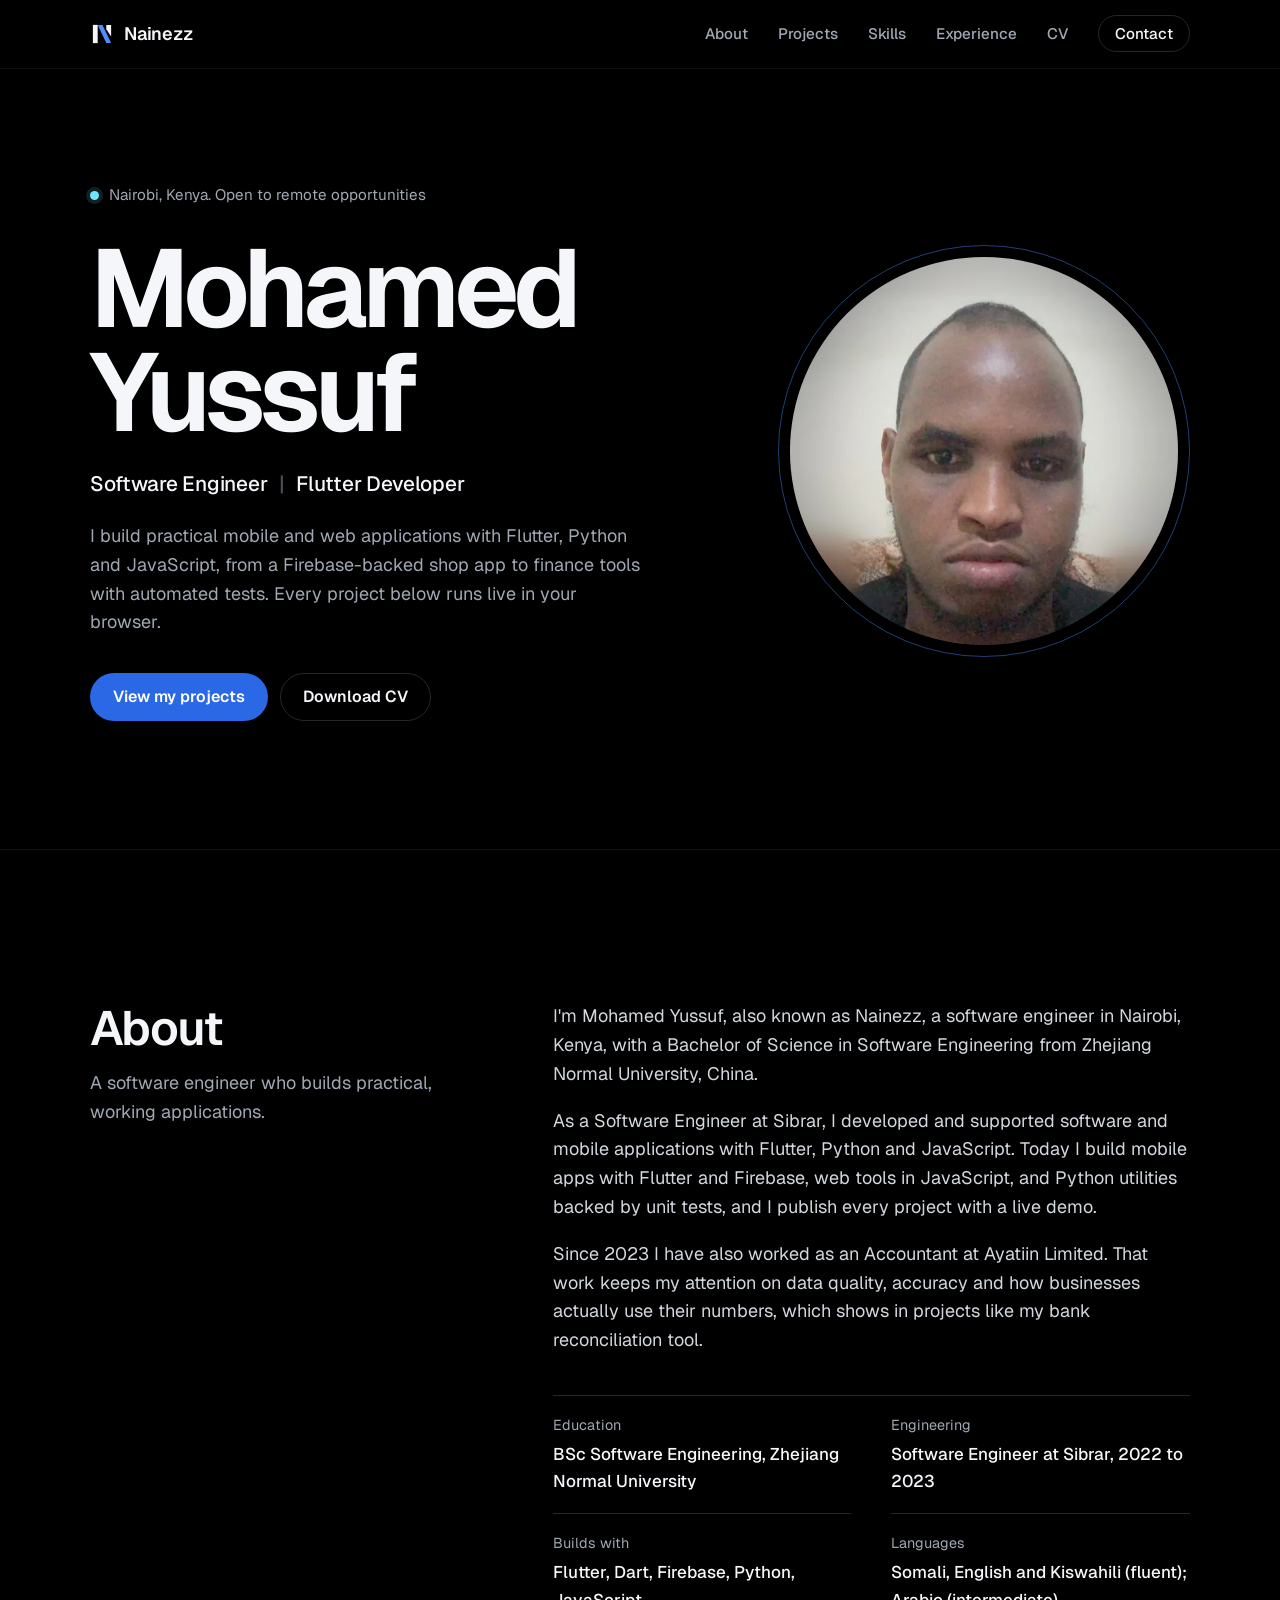
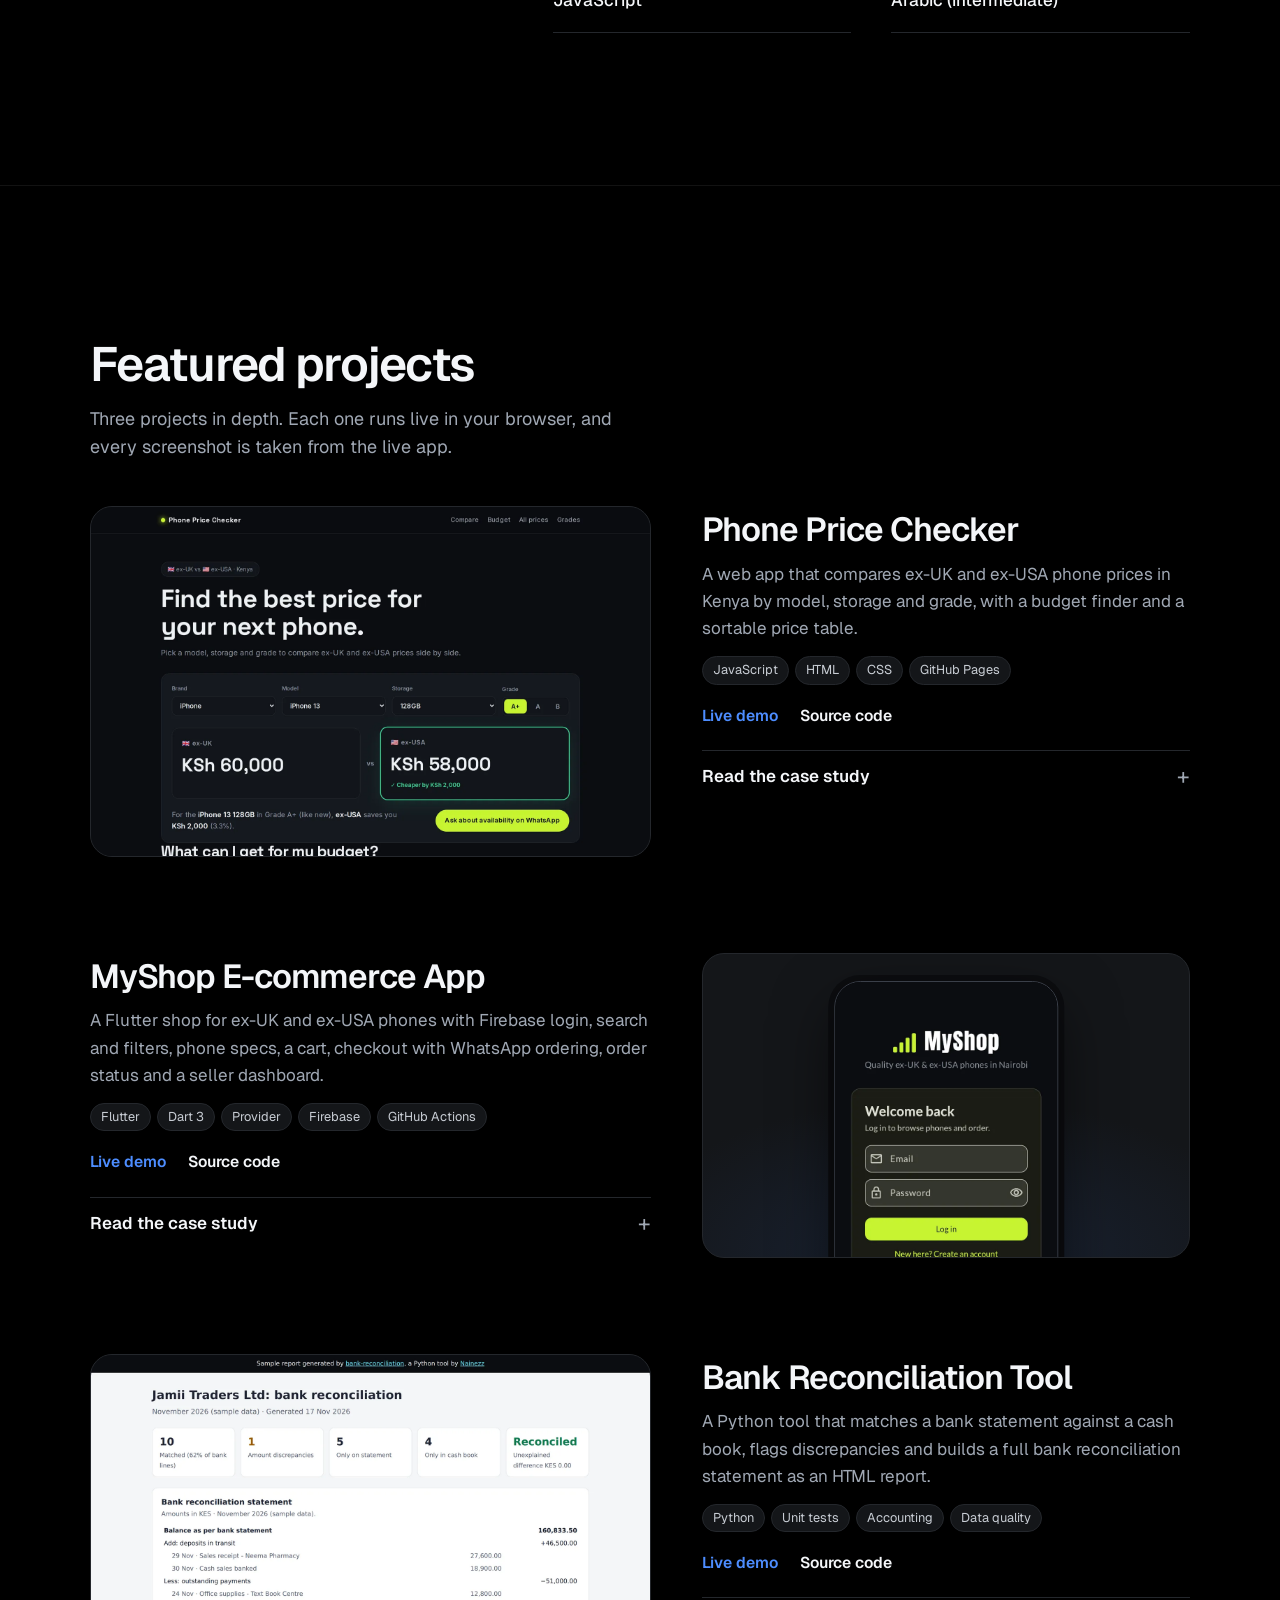
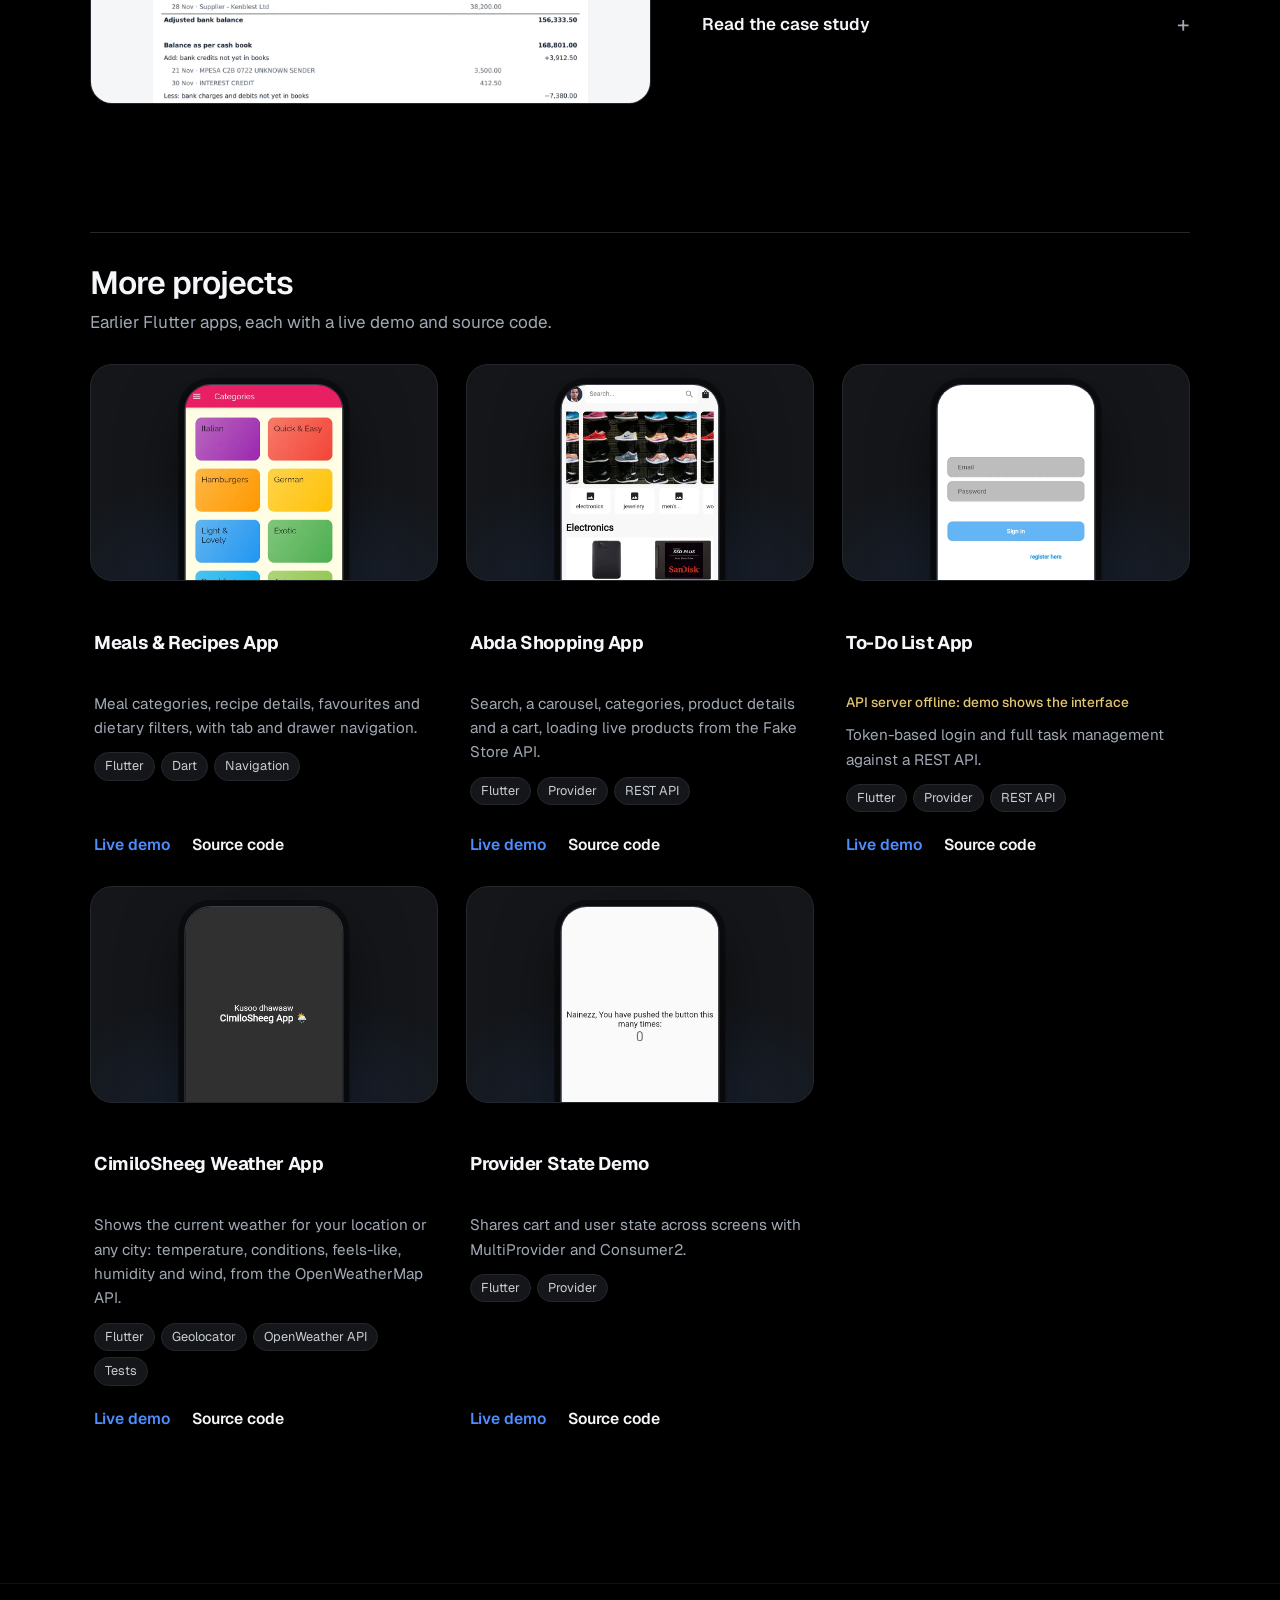
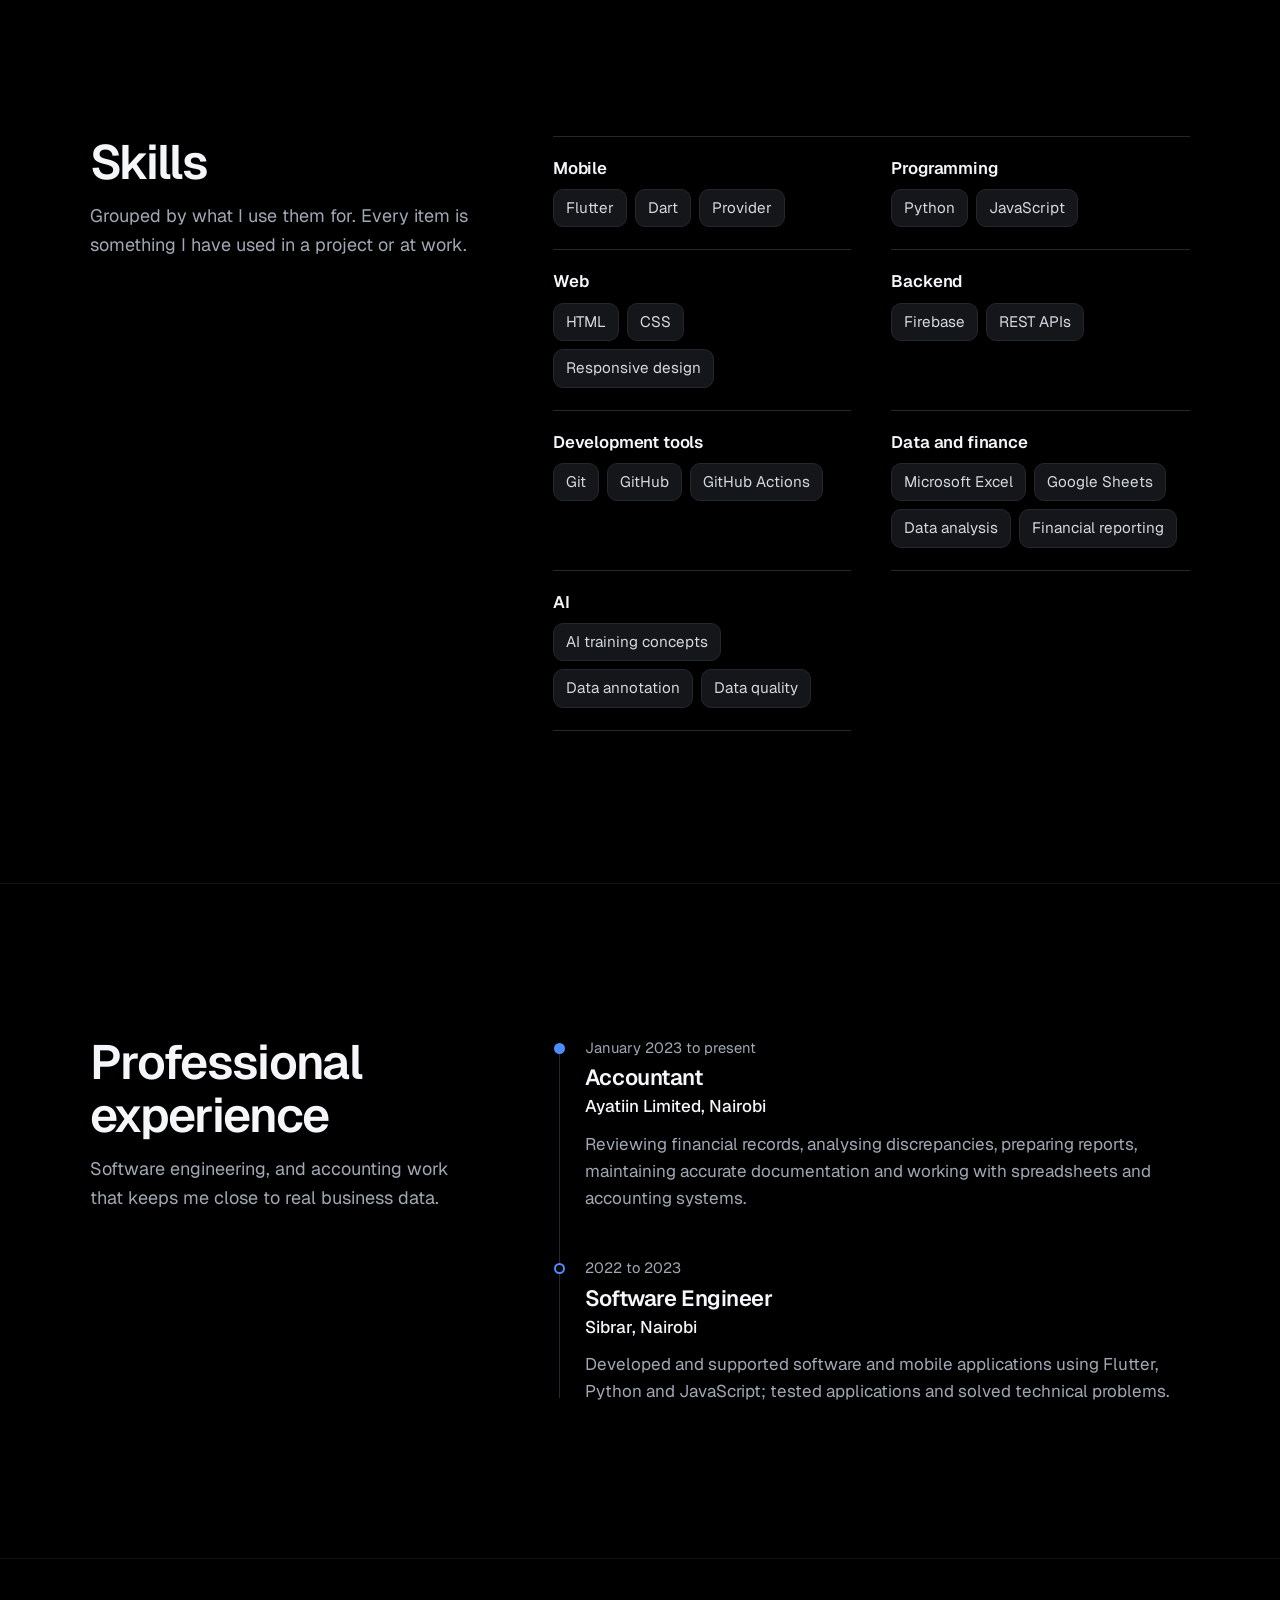
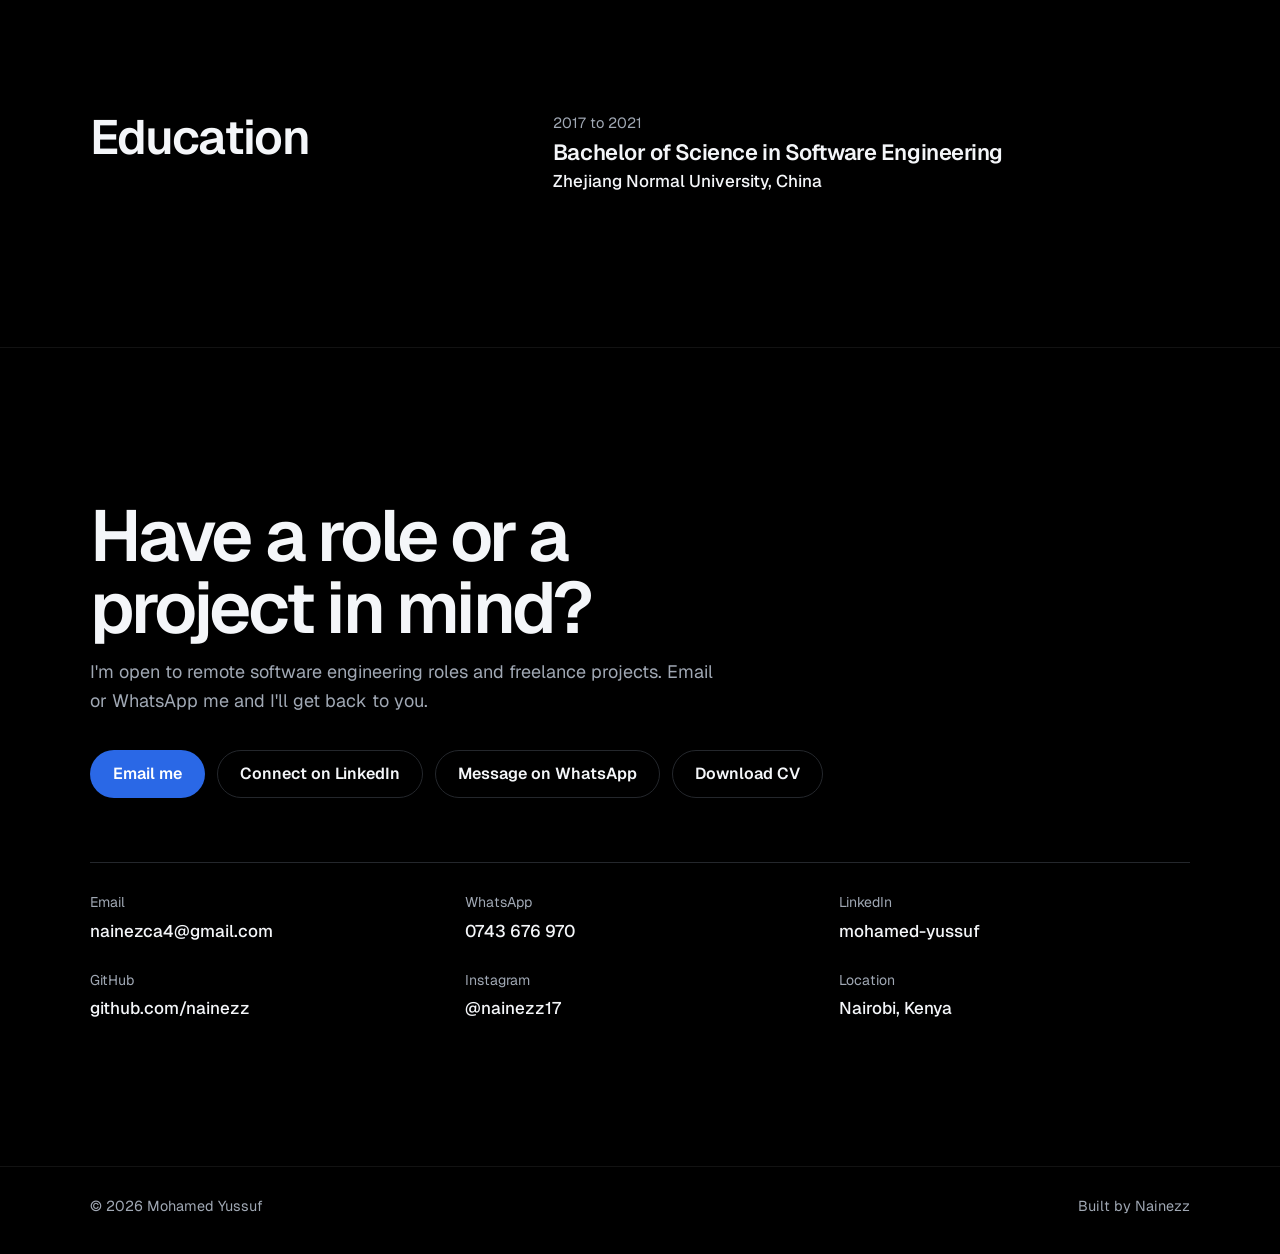
<file: index.html>
<!DOCTYPE html>
<html lang="en">
<head>
  <meta charset="UTF-8">
  <meta name="viewport" content="width=device-width, initial-scale=1">
  <title>Mohamed Yussuf: Software Engineer and Flutter Developer in Nairobi</title>
  <meta name="description" content="Mohamed Yussuf (Nainezz) is a software engineer and Flutter developer in Nairobi, Kenya, open to remote roles. Live projects in Flutter, Firebase, Python and JavaScript.">
  <link rel="canonical" href="https://nainezz.github.io/portfolio/">
  <meta name="theme-color" content="#000000">

  <!-- Link previews (WhatsApp, LinkedIn, X) -->
  <meta property="og:type" content="profile">
  <meta property="og:title" content="Mohamed Yussuf: Software Engineer and Flutter Developer">
  <meta property="og:description" content="Live Flutter, Python and JavaScript projects from a Nairobi-based software engineer, open to remote roles.">
  <meta property="og:url" content="https://nainezz.github.io/portfolio/">
  <meta property="og:image" content="https://nainezz.github.io/portfolio/assets/nainezz-portrait.jpg">
  <meta property="og:image:width" content="640">
  <meta property="og:image:height" content="800">
  <meta name="twitter:card" content="summary">

  <link rel="icon" href="data:image/svg+xml,%3Csvg xmlns='http://www.w3.org/2000/svg' viewBox='0 0 64 64'%3E%3Crect width='64' height='64' rx='14' fill='%23000'/%3E%3Cg transform='translate(12 12) scale(.4)'%3E%3Cpolygon points='12,88 12,12 32,12 32,88' fill='%23f4f6f9'/%3E%3Cpolygon points='32,12 52,12 88,88 68,88' fill='%234d8dff'/%3E%3Cpolygon points='68,12 88,12 88,60 68,30' fill='%23f4f6f9'/%3E%3C/g%3E%3C/svg%3E">
  <link rel="preconnect" href="https://fonts.googleapis.com">
  <link rel="preconnect" href="https://fonts.gstatic.com" crossorigin>
  <link href="https://fonts.googleapis.com/css2?family=Geist:wght@400;500;600;700&display=swap" rel="stylesheet">
  <link rel="preload" as="image" href="assets/portrait-round-640.webp" type="image/webp">
  <link rel="stylesheet" href="css/style.css">

  <script type="application/ld+json">
  {
    "@context": "https://schema.org",
    "@type": "Person",
    "name": "Mohamed Yussuf",
    "alternateName": "Nainezz",
    "jobTitle": "Software Engineer",
    "url": "https://nainezz.github.io/portfolio/",
    "image": "https://nainezz.github.io/portfolio/assets/nainezz-portrait.jpg",
    "email": "mailto:nainezca4@gmail.com",
    "address": { "@type": "PostalAddress", "addressLocality": "Nairobi", "addressCountry": "KE" },
    "alumniOf": { "@type": "CollegeOrUniversity", "name": "Zhejiang Normal University" },
    "worksFor": { "@type": "Organization", "name": "Ayatiin Limited" },
    "knowsAbout": ["Flutter", "Dart", "Python", "JavaScript", "Firebase", "Accounting", "Financial reporting", "Data quality"],
    "sameAs": ["https://www.linkedin.com/in/mohamed-yussuf-7726791a9/", "https://github.com/nainezz", "https://instagram.com/nainezz17"]
  }
  </script>
</head>
<body>
<a class="skip-link" href="#main">Skip to content</a>

<header class="site-header">
  <nav class="nav wrap" aria-label="Main">
    <a href="#top" class="brand" aria-label="Nainezz, back to top">
      <svg class="brand-mark" viewBox="0 0 100 100" aria-hidden="true"><polygon points="12,88 12,12 32,12 32,88"/><polygon class="brand-accent" points="32,12 52,12 88,88 68,88"/><polygon points="68,12 88,12 88,60 68,30"/></svg>
      <span>Nainezz</span>
    </a>
    <button class="menu-toggle" type="button" aria-expanded="false" aria-controls="nav-links">
      <span class="sr-only">Menu</span>
      <span class="menu-icon" aria-hidden="true"></span>
    </button>
    <ul class="nav-links" id="nav-links">
      <li><a href="#about">About</a></li>
      <li><a href="#projects">Projects</a></li>
      <li><a href="#skills">Skills</a></li>
      <li><a href="#experience">Experience</a></li>
      <li><a href="assets/Mohamed-Yussuf-CV.pdf" download>CV</a></li>
      <li><a href="#contact" class="nav-cta">Contact</a></li>
    </ul>
  </nav>
</header>

<main id="main">

  <!-- Hero -->
  <section class="hero wrap" id="top">
    <div class="hero-text">
      <p class="status"><span class="status-dot" aria-hidden="true"></span>Nairobi, Kenya. Open to remote opportunities</p>
      <h1 class="hero-name">Mohamed Yussuf</h1>
      <p class="hero-roles"><span>Software Engineer</span><span class="sep" aria-hidden="true">|</span><span>Flutter Developer</span></p>
      <p class="hero-intro">I build practical mobile and web applications with Flutter, Python and JavaScript, from a Firebase-backed shop app to finance tools with automated tests. Every project below runs live in your browser.</p>
      <div class="hero-actions">
        <a class="btn btn-primary" href="#projects">View my projects</a>
        <a class="btn btn-ghost" href="assets/Mohamed-Yussuf-CV.pdf" download>Download CV</a>
      </div>
    </div>
    <figure class="hero-photo">
      <picture>
        <source type="image/webp" srcset="assets/portrait-round-400.webp 400w, assets/portrait-round-640.webp 640w" sizes="(max-width: 860px) 70vw, 400px">
        <img src="assets/portrait-round.jpg" width="640" height="640" alt="Portrait of Mohamed Yussuf" fetchpriority="high">
      </picture>
    </figure>
  </section>

  <!-- About -->
  <section class="section" id="about" aria-labelledby="about-title">
    <div class="wrap split">
      <div class="split-head">
        <h2 id="about-title">About</h2>
        <p class="lead">A software engineer who builds practical, working applications.</p>
      </div>
      <div class="split-body prose">
        <p>I'm Mohamed Yussuf, also known as Nainezz, a software engineer in Nairobi, Kenya, with a Bachelor of Science in Software Engineering from Zhejiang Normal University, China.</p>
        <p>As a Software Engineer at Sibrar, I developed and supported software and mobile applications with Flutter, Python and JavaScript. Today I build mobile apps with Flutter and Firebase, web tools in JavaScript, and Python utilities backed by unit tests, and I publish every project with a live demo.</p>
        <p>Since 2023 I have also worked as an Accountant at Ayatiin Limited. That work keeps my attention on data quality, accuracy and how businesses actually use their numbers, which shows in projects like my bank reconciliation tool.</p>
        <dl class="facts">
          <div><dt>Education</dt><dd>BSc Software Engineering, Zhejiang Normal University</dd></div>
          <div><dt>Engineering</dt><dd>Software Engineer at Sibrar, 2022 to 2023</dd></div>
          <div><dt>Builds with</dt><dd>Flutter, Dart, Firebase, Python, JavaScript</dd></div>
          <div><dt>Languages</dt><dd>Somali, English and Kiswahili (fluent); Arabic (intermediate)</dd></div>
        </dl>
      </div>
    </div>
  </section>

  <!-- Projects -->
  <section class="section section-projects" id="projects" aria-labelledby="projects-title">
    <div class="wrap">
      <div class="section-head">
        <div>
          <h2 id="projects-title">Featured projects</h2>
          <p class="lead">Three projects in depth. Each one runs live in your browser, and every screenshot is taken from the live app.</p>
        </div>
      </div>
      <div class="featured-list" id="featured-list"></div>

      <div class="more-head">
        <h3 id="more-title">More projects</h3>
        <p>Earlier Flutter apps, each with a live demo and source code.</p>
      </div>
      <div class="more-grid" id="more-grid" aria-labelledby="more-title"></div>
      <noscript><p>See all projects on <a href="https://github.com/nainezz">GitHub</a>.</p></noscript>
    </div>
  </section>

  <!-- Skills -->
  <section class="section" id="skills" aria-labelledby="skills-title">
    <div class="wrap split">
      <div class="split-head">
        <h2 id="skills-title">Skills</h2>
        <p class="lead">Grouped by what I use them for. Every item is something I have used in a project or at work.</p>
      </div>
      <div class="split-body skills">
        <div class="skill-group"><h3>Mobile</h3><ul><li>Flutter</li><li>Dart</li><li>Provider</li></ul></div>
        <div class="skill-group"><h3>Programming</h3><ul><li>Python</li><li>JavaScript</li></ul></div>
        <div class="skill-group"><h3>Web</h3><ul><li>HTML</li><li>CSS</li><li>Responsive design</li></ul></div>
        <div class="skill-group"><h3>Backend</h3><ul><li>Firebase</li><li>REST APIs</li></ul></div>
        <div class="skill-group"><h3>Development tools</h3><ul><li>Git</li><li>GitHub</li><li>GitHub Actions</li></ul></div>
        <div class="skill-group"><h3>Data and finance</h3><ul><li>Microsoft Excel</li><li>Google Sheets</li><li>Data analysis</li><li>Financial reporting</li></ul></div>
        <div class="skill-group"><h3>AI</h3><ul><li>AI training concepts</li><li>Data annotation</li><li>Data quality</li></ul></div>
      </div>
    </div>
  </section>

  <!-- Experience -->
  <section class="section" id="experience" aria-labelledby="experience-title">
    <div class="wrap split">
      <div class="split-head">
        <h2 id="experience-title">Professional experience</h2>
        <p class="lead">Software engineering, and accounting work that keeps me close to real business data.</p>
      </div>
      <ol class="timeline split-body">
        <li class="timeline-item">
          <p class="timeline-date"><time datetime="2023-01">January 2023</time> to present</p>
          <h3>Accountant</h3>
          <p class="timeline-org">Ayatiin Limited, Nairobi</p>
          <p>Reviewing financial records, analysing discrepancies, preparing reports, maintaining accurate documentation and working with spreadsheets and accounting systems.</p>
        </li>
        <li class="timeline-item">
          <p class="timeline-date"><time datetime="2022">2022</time> to <time datetime="2023">2023</time></p>
          <h3>Software Engineer</h3>
          <p class="timeline-org">Sibrar, Nairobi</p>
          <p>Developed and supported software and mobile applications using Flutter, Python and JavaScript; tested applications and solved technical problems.</p>
        </li>
      </ol>
    </div>
  </section>

  <!-- Education -->
  <section class="section" id="education" aria-labelledby="education-title">
    <div class="wrap split">
      <div class="split-head">
        <h2 id="education-title">Education</h2>
      </div>
      <div class="split-body education">
        <p class="timeline-date"><time datetime="2017">2017</time> to <time datetime="2021">2021</time></p>
        <h3>Bachelor of Science in Software Engineering</h3>
        <p class="timeline-org">Zhejiang Normal University, China</p>
      </div>
    </div>
  </section>

  <!-- Contact -->
  <section class="section section-contact" id="contact" aria-labelledby="contact-title">
    <div class="wrap">
      <h2 id="contact-title" class="contact-title">Have a role or a project in mind?</h2>
      <p class="lead contact-lead">I'm open to remote software engineering roles and freelance projects. Email or WhatsApp me and I'll get back to you.</p>
      <div class="contact-actions">
        <a class="btn btn-primary" href="mailto:nainezca4@gmail.com?subject=Hello%20Mohamed">Email me</a>
        <a class="btn btn-ghost" href="https://www.linkedin.com/in/mohamed-yussuf-7726791a9/" target="_blank" rel="noopener">Connect on LinkedIn</a>
        <a class="btn btn-ghost" id="whatsapp-btn" href="https://wa.me/254743676970" target="_blank" rel="noopener">Message on WhatsApp</a>
        <a class="btn btn-ghost" href="assets/Mohamed-Yussuf-CV.pdf" download>Download CV</a>
      </div>
      <ul class="contact-list">
        <li><span class="contact-label">Email</span><a href="mailto:nainezca4@gmail.com">nainezca4@gmail.com</a></li>
        <li><span class="contact-label">WhatsApp</span><a href="https://wa.me/254743676970" target="_blank" rel="noopener">0743 676 970</a></li>
        <li><span class="contact-label">LinkedIn</span><a href="https://www.linkedin.com/in/mohamed-yussuf-7726791a9/" target="_blank" rel="noopener">mohamed-yussuf</a></li>
        <li><span class="contact-label">GitHub</span><a href="https://github.com/nainezz" target="_blank" rel="noopener">github.com/nainezz</a></li>
        <li><span class="contact-label">Instagram</span><a href="https://instagram.com/nainezz17" target="_blank" rel="noopener">@nainezz17</a></li>
        <li><span class="contact-label">Location</span><span>Nairobi, Kenya</span></li>
      </ul>
    </div>
  </section>
</main>

<footer class="site-footer">
  <div class="wrap footer-inner">
    <p>© <span id="year">2026</span> Mohamed Yussuf</p>
    <p>Built by Nainezz</p>
  </div>
</footer>

<script src="js/projects.js"></script>
<script src="js/main.js"></script>
</body>
</html>
</file>
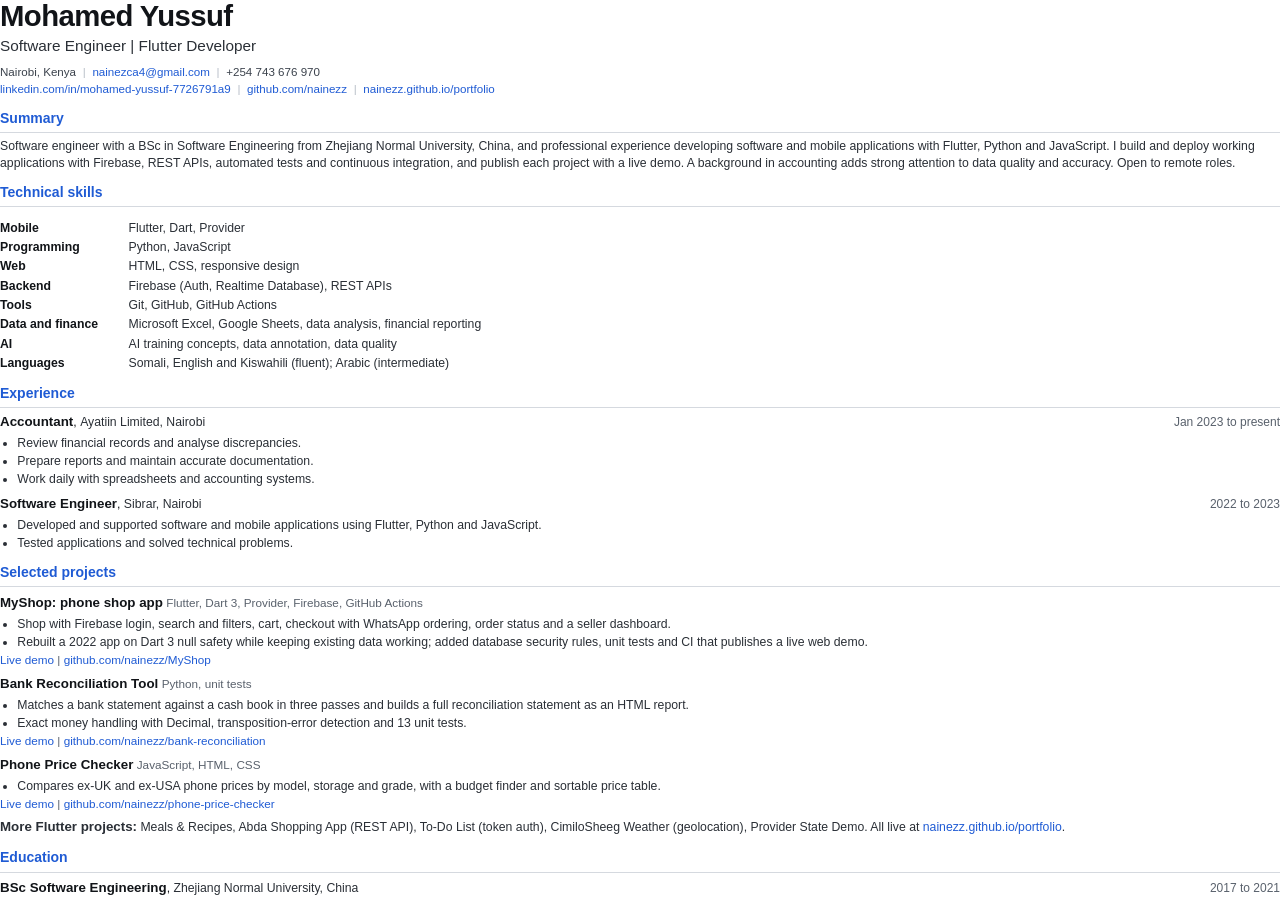
<file: tools/cv.html>
<!DOCTYPE html>
<html lang="en">
<head>
<meta charset="UTF-8">
<title>Mohamed Yussuf, Software Engineer: CV</title>
<style>
  @page { size: A4; margin: 11mm 15mm 9mm; }
  * { box-sizing: border-box; }
  body { margin: 0; font-family: "Inter", sans-serif; color: #111418; font-size: 9.2pt; line-height: 1.36; }
  a { color: #1f5bd4; text-decoration: none; }
  h1 { margin: 0; font-size: 22pt; letter-spacing: -0.02em; line-height: 1.1; font-weight: 700; }
  .title { margin-top: 3pt; font-size: 11.5pt; font-weight: 500; color: #2a2f36; }
  .contact { margin-top: 5pt; color: #3b424c; font-size: 8.7pt; display: flex; flex-wrap: wrap; column-gap: 0; }
  .contact-2 { margin-top: 1pt; }
  .contact span + span::before { content: "|"; color: #b8bec7; margin: 0 5pt; }
  h2 { margin: 9pt 0 4pt; padding-bottom: 3pt; border-bottom: 1px solid #d5d9df; font-size: 10.5pt; font-weight: 700; color: #1f5bd4; letter-spacing: 0; }
  p { margin: 0; }
  .summary { color: #2a2f36; }
  .skills { display: grid; grid-template-columns: 34mm 1fr; row-gap: 2pt; }
  .skills dt { font-weight: 600; }
  .skills dd { margin: 0; color: #2a2f36; }
  .item { margin-top: 5pt; break-inside: avoid; }
  .item:first-of-type { margin-top: 0; }
  .row { display: flex; justify-content: space-between; gap: 12pt; align-items: baseline; }
  .role { font-weight: 700; font-size: 10pt; }
  .org { color: #2a2f36; font-weight: 500; }
  .date { color: #59616c; white-space: nowrap; font-size: 9pt; }
  ul { margin: 3pt 0 0; padding-left: 13pt; }
  li { margin: 1pt 0; color: #2a2f36; }
  .links { font-size: 8.8pt; color: #59616c; margin-top: 1pt; }
  .tech { color: #59616c; font-size: 8.8pt; }
  .other { color: #2a2f36; }
</style>
</head>
<body>
  <h1>Mohamed Yussuf</h1>
  <p class="title">Software Engineer | Flutter Developer</p>
  <p class="contact">
    <span>Nairobi, Kenya</span>
    <span><a href="mailto:nainezca4@gmail.com">nainezca4@gmail.com</a></span>
    <span>+254 743 676 970</span>
  </p>
  <p class="contact contact-2">
    <span><a href="https://www.linkedin.com/in/mohamed-yussuf-7726791a9/">linkedin.com/in/mohamed-yussuf-7726791a9</a></span>
    <span><a href="https://github.com/nainezz">github.com/nainezz</a></span>
    <span><a href="https://nainezz.github.io/portfolio/">nainezz.github.io/portfolio</a></span>
  </p>

  <h2>Summary</h2>
  <p class="summary">Software engineer with a BSc in Software Engineering from Zhejiang Normal University, China, and professional experience developing software and mobile applications with Flutter, Python and JavaScript. I build and deploy working applications with Firebase, REST APIs, automated tests and continuous integration, and publish each project with a live demo. A background in accounting adds strong attention to data quality and accuracy. Open to remote roles.</p>

  <h2>Technical skills</h2>
  <dl class="skills">
    <dt>Mobile</dt><dd>Flutter, Dart, Provider</dd>
    <dt>Programming</dt><dd>Python, JavaScript</dd>
    <dt>Web</dt><dd>HTML, CSS, responsive design</dd>
    <dt>Backend</dt><dd>Firebase (Auth, Realtime Database), REST APIs</dd>
    <dt>Tools</dt><dd>Git, GitHub, GitHub Actions</dd>
    <dt>Data and finance</dt><dd>Microsoft Excel, Google Sheets, data analysis, financial reporting</dd>
    <dt>AI</dt><dd>AI training concepts, data annotation, data quality</dd>
    <dt>Languages</dt><dd>Somali, English and Kiswahili (fluent); Arabic (intermediate)</dd>
  </dl>

  <h2>Experience</h2>
  <div class="item">
    <div class="row"><p><span class="role">Accountant</span>, <span class="org">Ayatiin Limited, Nairobi</span></p><p class="date">Jan 2023 to present</p></div>
    <ul>
      <li>Review financial records and analyse discrepancies.</li>
      <li>Prepare reports and maintain accurate documentation.</li>
      <li>Work daily with spreadsheets and accounting systems.</li>
    </ul>
  </div>
  <div class="item">
    <div class="row"><p><span class="role">Software Engineer</span>, <span class="org">Sibrar, Nairobi</span></p><p class="date">2022 to 2023</p></div>
    <ul>
      <li>Developed and supported software and mobile applications using Flutter, Python and JavaScript.</li>
      <li>Tested applications and solved technical problems.</li>
    </ul>
  </div>

  <h2>Selected projects</h2>
  <div class="item">
    <div class="row"><p><span class="role">MyShop: phone shop app</span> <span class="tech">Flutter, Dart 3, Provider, Firebase, GitHub Actions</span></p></div>
    <ul>
      <li>Shop with Firebase login, search and filters, cart, checkout with WhatsApp ordering, order status and a seller dashboard.</li>
      <li>Rebuilt a 2022 app on Dart 3 null safety while keeping existing data working; added database security rules, unit tests and CI that publishes a live web demo.</li>
    </ul>
    <p class="links"><a href="https://nainezz.github.io/MyShop/">Live demo</a> | <a href="https://github.com/nainezz/MyShop">github.com/nainezz/MyShop</a></p>
  </div>
  <div class="item">
    <div class="row"><p><span class="role">Bank Reconciliation Tool</span> <span class="tech">Python, unit tests</span></p></div>
    <ul>
      <li>Matches a bank statement against a cash book in three passes and builds a full reconciliation statement as an HTML report.</li>
      <li>Exact money handling with Decimal, transposition-error detection and 13 unit tests.</li>
    </ul>
    <p class="links"><a href="https://nainezz.github.io/bank-reconciliation/">Live demo</a> | <a href="https://github.com/nainezz/bank-reconciliation">github.com/nainezz/bank-reconciliation</a></p>
  </div>
  <div class="item">
    <div class="row"><p><span class="role">Phone Price Checker</span> <span class="tech">JavaScript, HTML, CSS</span></p></div>
    <ul>
      <li>Compares ex-UK and ex-USA phone prices by model, storage and grade, with a budget finder and sortable price table.</li>
    </ul>
    <p class="links"><a href="https://nainezz.github.io/phone-price-checker/">Live demo</a> | <a href="https://github.com/nainezz/phone-price-checker">github.com/nainezz/phone-price-checker</a></p>
  </div>
  <div class="item">
    <p class="other"><span class="role">More Flutter projects:</span> Meals &amp; Recipes, Abda Shopping App (REST API), To-Do List (token auth), CimiloSheeg Weather (geolocation), Provider State Demo. All live at <a href="https://nainezz.github.io/portfolio/">nainezz.github.io/portfolio</a>.</p>
  </div>

  <h2>Education</h2>
  <div class="item">
    <div class="row"><p><span class="role">BSc Software Engineering</span>, <span class="org">Zhejiang Normal University, China</span></p><p class="date">2017 to 2021</p></div>
  </div>

</body>
</html>
</file>
<file: css/style.css>
/* Mohamed Yussuf (Nainezz) portfolio */

/* ---------- Tokens ---------- */
:root {
  --black: #000000;      /* page */
  --charcoal: #141619;   /* surfaces */
  --graphite: #24272c;   /* lines, raised edges */
  --text: #f4f6f9;       /* primary text */
  --muted: #a0a8b4;      /* secondary text, 8.6:1 on black */
  --blue: #4d8dff;       /* actions and links */
  --blue-hover: #6ea2ff;
  --button: #2a68e6;      /* white text 5:1 */
  --button-hover: #1f5bd4;
  --cyan: #6fe3ff;       /* availability, focus */

  --font: "Geist", "Inter", system-ui, -apple-system, "Segoe UI", sans-serif;
  --radius-lg: 22px;
  --radius-md: 14px;
  --wrap: 1180px;
  --gutter: clamp(20px, 4vw, 40px);
  --section-space: clamp(88px, 12vw, 152px);
}

/* ---------- Base ---------- */
*, *::before, *::after { box-sizing: border-box; }
html { scroll-behavior: smooth; scroll-padding-top: 84px; }
body {
  margin: 0;
  background: var(--black);
  color: var(--text);
  font-family: var(--font);
  font-size: 1.0625rem;
  line-height: 1.6;
  -webkit-font-smoothing: antialiased;
  text-rendering: optimizeLegibility;
}
img { max-width: 100%; display: block; }
a { color: var(--blue); text-decoration: none; }
a:hover { color: var(--blue-hover); }
h1, h2, h3 { margin: 0; font-weight: 600; letter-spacing: -0.02em; line-height: 1.1; }
p { margin: 0; }
ul, ol, dl, dd { margin: 0; padding: 0; }
ul, ol { list-style: none; }

:focus-visible { outline: 2px solid var(--cyan); outline-offset: 3px; border-radius: 6px; }

.wrap { width: 100%; max-width: var(--wrap); margin: 0 auto; padding: 0 var(--gutter); }
.sr-only { position: absolute; width: 1px; height: 1px; overflow: hidden; clip: rect(0 0 0 0); white-space: nowrap; }
.skip-link { position: absolute; left: 16px; top: -60px; z-index: 100; background: var(--text); color: var(--black); padding: 10px 16px; border-radius: 10px; font-weight: 600; }
.skip-link:focus { top: 16px; }

.lead { color: var(--muted); font-size: 1.125rem; max-width: 34ch; }

/* ---------- Buttons ---------- */
.btn {
  display: inline-flex; align-items: center; justify-content: center;
  min-height: 48px; padding: 0 22px;
  border-radius: 999px; font-weight: 600; font-size: 1rem;
  border: 1px solid transparent;
  transition: background-color .2s, border-color .2s, color .2s;
}
.btn-primary { background: var(--button); color: #fff; }
.btn-primary:hover { background: var(--button-hover); color: #fff; }
.btn-ghost { border-color: var(--graphite); color: var(--text); }
.btn-ghost:hover { border-color: #4a4f57; color: var(--text); background: var(--charcoal); }

/* ---------- Header ---------- */
.site-header {
  position: sticky; top: 0; z-index: 50;
  background: rgba(0, 0, 0, .78);
  backdrop-filter: saturate(160%) blur(14px);
  -webkit-backdrop-filter: saturate(160%) blur(14px);
  border-bottom: 1px solid rgba(255, 255, 255, .06);
}
.nav { display: flex; align-items: center; justify-content: space-between; height: 68px; }
.brand { display: flex; align-items: center; gap: 10px; color: var(--text); font-weight: 600; font-size: 1.125rem; letter-spacing: -0.01em; }
.brand:hover { color: var(--text); }
.brand-mark { width: 24px; height: 24px; fill: var(--text); }
.brand-mark .brand-accent { fill: var(--blue); }
.nav-links { display: flex; align-items: center; gap: 30px; }
.nav-links a { color: var(--muted); font-size: .95rem; font-weight: 500; }
.nav-links a:hover { color: var(--text); }
.nav-links .nav-cta { color: var(--text); border: 1px solid var(--graphite); padding: 8px 16px; border-radius: 999px; }
.nav-links .nav-cta:hover { background: var(--charcoal); }

.menu-toggle { display: none; width: 44px; height: 44px; border: 0; background: none; color: var(--text); cursor: pointer; border-radius: 10px; }
.menu-icon, .menu-icon::before, .menu-icon::after { display: block; width: 20px; height: 2px; background: currentColor; border-radius: 2px; position: relative; margin: 0 auto; transition: transform .25s, opacity .25s; }
.menu-icon::before, .menu-icon::after { content: ""; position: absolute; left: 0; }
.menu-icon::before { top: -6px; }
.menu-icon::after { top: 6px; }
.menu-toggle[aria-expanded="true"] .menu-icon { background: transparent; }
.menu-toggle[aria-expanded="true"] .menu-icon::before { transform: translateY(6px) rotate(45deg); }
.menu-toggle[aria-expanded="true"] .menu-icon::after { transform: translateY(-6px) rotate(-45deg); }

/* ---------- Hero ---------- */
.hero {
  display: grid; grid-template-columns: minmax(0, 1.35fr) minmax(0, 1fr);
  gap: clamp(40px, 6vw, 88px); align-items: center;
  padding-top: clamp(56px, 9vw, 112px); padding-bottom: clamp(72px, 10vw, 128px);
}
.status { display: inline-flex; align-items: center; gap: 10px; color: var(--muted); font-size: .95rem; margin-bottom: 28px; }
.status-dot { width: 9px; height: 9px; border-radius: 50%; background: var(--cyan); box-shadow: 0 0 0 4px rgba(111, 227, 255, .14); }
.hero-name {
  font-size: clamp(3.25rem, 8.6vw, 7rem);
  font-weight: 650; letter-spacing: -0.055em; line-height: .95;
}
.hero-roles { margin-top: 22px; font-size: clamp(1.05rem, 1.8vw, 1.3rem); color: var(--text); font-weight: 500; letter-spacing: -0.01em; }
.hero-roles .sep { color: #4a4f57; margin: 0 .55em; }
.hero-intro { margin-top: 22px; color: var(--muted); font-size: 1.125rem; max-width: 46ch; }
.hero-actions { display: flex; flex-wrap: wrap; gap: 12px; margin-top: 36px; }

.hero-photo { margin: 0 12px 0 0; justify-self: end; width: calc(100% - 12px); max-width: 388px; align-self: center; }
/* Circle frame with a thin blue ring set slightly apart from the photo. */
.hero-photo picture { position: relative; display: block; }
.hero-photo picture::after {
  content: ""; position: absolute; inset: -12px; pointer-events: none;
  border: 1px solid rgba(77, 141, 255, .45);
  border-radius: 50%;
}
.hero-photo img {
  width: 100%; height: auto; aspect-ratio: 1 / 1; object-fit: cover;
  border-radius: 50%; background: var(--charcoal);
}
.hero-photo figcaption { margin-top: 12px; color: var(--muted); font-size: .9rem; text-align: right; }

/* The one entrance moment: hero text and photo settle in on load. */
@media (prefers-reduced-motion: no-preference) {
  .hero-text > *, .hero-photo { animation: rise .8s cubic-bezier(.2, .7, .2, 1) both; }
  .hero-text > :nth-child(2) { animation-delay: .06s; }
  .hero-text > :nth-child(3) { animation-delay: .12s; }
  .hero-text > :nth-child(4) { animation-delay: .18s; }
  .hero-text > :nth-child(5) { animation-delay: .24s; }
  .hero-photo { animation-delay: .1s; animation-duration: 1s; }
  @keyframes rise { from { opacity: 0; transform: translateY(14px); } to { opacity: 1; transform: none; } }
}

/* ---------- Sections ---------- */
.section { padding: var(--section-space) 0; border-top: 1px solid rgba(255, 255, 255, .07); }
.section h2 { font-size: clamp(2rem, 4vw, 3rem); letter-spacing: -0.035em; }
.section .lead { margin-top: 14px; }

.split { display: grid; grid-template-columns: minmax(0, 1fr) minmax(0, 1.65fr); gap: clamp(32px, 6vw, 96px); align-items: start; }
.split-head { position: sticky; top: 108px; }

.prose p { color: #d3d8df; font-size: 1.125rem; max-width: 64ch; }
.prose p + p { margin-top: 18px; }

.facts { display: grid; grid-template-columns: repeat(2, minmax(0, 1fr)); gap: 0 40px; margin-top: 40px; border-top: 1px solid var(--graphite); }
.facts div { padding: 18px 0; border-bottom: 1px solid var(--graphite); }
.facts dt { color: var(--muted); font-size: .9rem; }
.facts dd { margin-top: 4px; font-weight: 500; }

/* ---------- Projects ---------- */
.section-head { display: flex; justify-content: space-between; align-items: flex-end; gap: 28px; flex-wrap: wrap; margin-bottom: 44px; }
.section-head .lead { max-width: 46ch; }

.project { display: flex; flex-direction: column; }
.project-media {
  position: relative; aspect-ratio: 16 / 10; overflow: hidden;
  border-radius: var(--radius-lg); background: var(--charcoal);
  border: 1px solid var(--graphite);
  transition: border-color .3s;
}
.project-media img { width: 100%; height: 100%; transition: transform .6s cubic-bezier(.2, .7, .2, 1); }
.project-media.is-desktop img { object-fit: cover; object-position: top center; }
/* Phone apps: a large phone rising from the bottom edge. --shift scrolls the
   screen up (in % of its height) so the most important part is in view. */
.project-media.is-phone { background: radial-gradient(110% 85% at 50% 100%, #1a2436 0%, var(--charcoal) 62%); }
.project-media.is-phone .phone {
  position: absolute; left: 50%; top: 9%; width: 46%;
  aspect-ratio: 390 / 844; transform: translateX(-50%);
  border-radius: 26px; overflow: hidden;
  border: 1px solid #3a3f49; background: #000;
  box-shadow: 0 24px 60px rgba(0, 0, 0, .55), 0 0 0 6px #0c0d10;
  transition: transform .6s cubic-bezier(.2, .7, .2, 1);
}
.project-media.is-phone .phone img {
  width: 100%; height: auto; transform: translateY(calc(var(--shift, 0) * -1%));
}
.project:hover .project-media { border-color: #3a3f48; }
.project:hover .project-media.is-desktop img { transform: scale(1.025); }
.project:hover .project-media.is-phone .phone { transform: translateX(-50%) translateY(-8px); }

.project-body { padding: 22px 4px 0; display: flex; flex-direction: column; gap: 10px; flex: 1; }
.project-title { font-size: 1.375rem; letter-spacing: -0.02em; }
.project-desc { color: var(--muted); max-width: 60ch; }
.project-stack { display: flex; flex-wrap: wrap; gap: 6px; margin-top: 2px; }
.project-stack li { font-size: .8rem; color: #c8cdd4; background: var(--charcoal); border: 1px solid var(--graphite); padding: 3px 10px; border-radius: 999px; }
.project-links { display: flex; gap: 22px; margin-top: auto; padding-top: 10px; }
.project-links a { font-weight: 600; font-size: .98rem; }
.project-links a.secondary { color: var(--text); }
.project-links a.secondary:hover { color: var(--blue-hover); }

/* Featured projects: large screenshot beside the write-up. */
.featured-list { display: flex; flex-direction: column; gap: clamp(56px, 8vw, 96px); }
.featured { display: grid; grid-template-columns: minmax(0, 1.15fr) minmax(0, 1fr); gap: clamp(28px, 4vw, 56px); align-items: start; }
.featured:nth-child(even) .project-media { order: 2; }
.featured-body { display: flex; flex-direction: column; gap: 12px; padding-top: 6px; }
.featured .project-title { font-size: clamp(1.6rem, 2.6vw, 2.1rem); letter-spacing: -0.03em; }
.featured .project-desc { font-size: 1.0625rem; }
.featured .project-links { margin-top: 6px; padding-top: 0; }
.featured:hover .project-media { border-color: #3a3f48; }
.featured:hover .project-media.is-desktop img { transform: scale(1.025); }
.featured:hover .project-media.is-phone .phone { transform: translateX(-50%) translateY(-8px); }

.case-study { margin-top: 10px; border-top: 1px solid var(--graphite); }
.case-study summary {
  display: flex; align-items: center; justify-content: space-between; gap: 12px;
  min-height: 52px; cursor: pointer; list-style: none; font-weight: 600; color: var(--text);
}
.case-study summary::-webkit-details-marker { display: none; }
.case-study summary::after { content: "+"; font-size: 1.4rem; font-weight: 400; color: var(--muted); transition: transform .25s; }
.case-study[open] summary::after { transform: rotate(45deg); }
.case-study summary:hover { color: var(--blue-hover); }
.cs-body { padding: 4px 0 8px; }
.cs-body h4 { margin: 18px 0 6px; font-size: .95rem; font-weight: 600; color: var(--text); }
.cs-body h4:first-child { margin-top: 0; }
.cs-body p, .cs-list li { color: var(--muted); font-size: 1rem; }
.cs-list { display: flex; flex-direction: column; gap: 8px; }
.cs-list li { position: relative; padding-left: 18px; }
.cs-list li::before { content: ""; position: absolute; left: 0; top: .7em; width: 6px; height: 6px; border-radius: 50%; background: var(--blue); }

/* More projects: compact cards. */
.more-head { margin-top: clamp(80px, 10vw, 128px); margin-bottom: 28px; padding-top: 32px; border-top: 1px solid var(--graphite); }
.more-head h3 { font-size: clamp(1.5rem, 2.6vw, 2rem); letter-spacing: -0.03em; }
.more-head p { margin-top: 8px; color: var(--muted); }
.more-grid { display: grid; grid-template-columns: repeat(3, minmax(0, 1fr)); gap: clamp(20px, 2.5vw, 28px); }
.project-small .project-title { font-size: 1.15rem; }
.project-small .project-desc { font-size: .95rem; }
.project-note { color: #e3c46f; font-size: .85rem; font-weight: 500; }

/* ---------- Education ---------- */
.education h3 { margin-top: 6px; font-size: 1.375rem; }

/* ---------- Skills ---------- */
.skills { display: grid; grid-template-columns: repeat(2, minmax(0, 1fr)); gap: 0 40px; border-top: 1px solid var(--graphite); }
.skill-group { padding: 22px 0; border-bottom: 1px solid var(--graphite); }
.skill-group h3 { font-size: 1.05rem; letter-spacing: -0.01em; }
.skill-group ul { display: flex; flex-wrap: wrap; gap: 8px; margin-top: 12px; }
.skill-group li { color: #d3d8df; background: var(--charcoal); border: 1px solid var(--graphite); border-radius: 10px; padding: 6px 12px; font-size: .95rem; }

/* ---------- Timeline ---------- */
.timeline { position: relative; padding-left: 32px; }
.timeline::before { content: ""; position: absolute; left: 6px; top: 8px; bottom: 8px; width: 1px; background: var(--graphite); }
.timeline-item { position: relative; padding-bottom: 44px; }
.timeline-item:last-child { padding-bottom: 0; }
.timeline-item::before {
  content: ""; position: absolute; left: -31px; top: 7px;
  width: 11px; height: 11px; border-radius: 50%;
  background: var(--black); border: 2px solid var(--blue);
}
.timeline-item:first-child::before { background: var(--blue); }
.timeline-date { color: var(--muted); font-size: .92rem; }
.timeline-item h3 { margin-top: 6px; font-size: 1.375rem; }
.timeline-org { margin-top: 4px; color: var(--text); font-weight: 500; }
.timeline-item p:last-child:not(.timeline-org) { margin-top: 10px; color: var(--muted); max-width: 60ch; }

/* ---------- Contact ---------- */
.section-contact { padding-bottom: clamp(96px, 12vw, 144px); }
.section .contact-title { font-size: clamp(2.4rem, 6vw, 4.5rem); letter-spacing: -0.045em; max-width: 14ch; line-height: 1; }
.section .contact-lead { max-width: 52ch; }
.contact-actions { display: flex; flex-wrap: wrap; gap: 12px; margin-top: 34px; }
.contact-list { display: grid; grid-template-columns: repeat(3, minmax(0, 1fr)); gap: 24px; margin-top: 64px; padding-top: 28px; border-top: 1px solid var(--graphite); }
.contact-list li { display: flex; flex-direction: column; gap: 4px; min-width: 0; }
.contact-label { color: var(--muted); font-size: .88rem; }
.contact-list a, .contact-list span:not(.contact-label) { color: var(--text); font-weight: 500; overflow-wrap: anywhere; }
.contact-list a:hover { color: var(--blue-hover); }

/* ---------- Footer ---------- */
.site-footer { border-top: 1px solid rgba(255, 255, 255, .07); }
.footer-inner { display: flex; justify-content: space-between; gap: 16px; flex-wrap: wrap; padding-top: 28px; padding-bottom: 36px; color: var(--muted); font-size: .9rem; }

/* ---------- Responsive ---------- */
@media (max-width: 1024px) {
  .more-grid { grid-template-columns: repeat(2, minmax(0, 1fr)); }
}

@media (max-width: 860px) {
  .menu-toggle { display: inline-flex; align-items: center; justify-content: center; }
  .nav-links {
    position: absolute; top: 68px; left: 0; right: 0;
    flex-direction: column; align-items: stretch; gap: 0;
    padding: 8px var(--gutter) 20px;
    background: rgba(0, 0, 0, .96); border-bottom: 1px solid var(--graphite);
    display: none;
  }
  .nav-links.is-open { display: flex; }
  .nav-links a { display: block; padding: 14px 0; font-size: 1.1rem; color: var(--text); }
  .nav-links .nav-cta { border: 0; padding: 14px 0; }

  .hero { grid-template-columns: 1fr; }
  .hero { gap: 28px; padding-top: 40px; }
  .hero-photo { justify-self: start; max-width: 200px; grid-row: 1; margin: 8px 0 0 8px; }
  .hero-photo picture::after { inset: -8px; }
  .hero-photo figcaption { display: none; }

  .split { grid-template-columns: 1fr; }
  .split-head { position: static; }
  .featured { grid-template-columns: 1fr; }
  .featured:nth-child(even) .project-media { order: 0; }
  .more-grid { grid-template-columns: repeat(2, minmax(0, 1fr)); }
}

@media (max-width: 560px) {
  .hero-photo { max-width: 148px; }
  .hero-roles .sep { display: none; }
  .hero-roles span { display: block; }
  .hero-roles span + span { margin-top: 2px; }
  .facts, .skills { grid-template-columns: 1fr; }
  .contact-list { grid-template-columns: 1fr; }
  .hero-actions .btn, .contact-actions .btn { flex: 1 1 100%; }
  .more-grid { grid-template-columns: 1fr; }
}

@media (prefers-reduced-motion: reduce) {
  html { scroll-behavior: auto; }
  *, *::before, *::after { transition: none !important; animation: none !important; }
}
</file>
